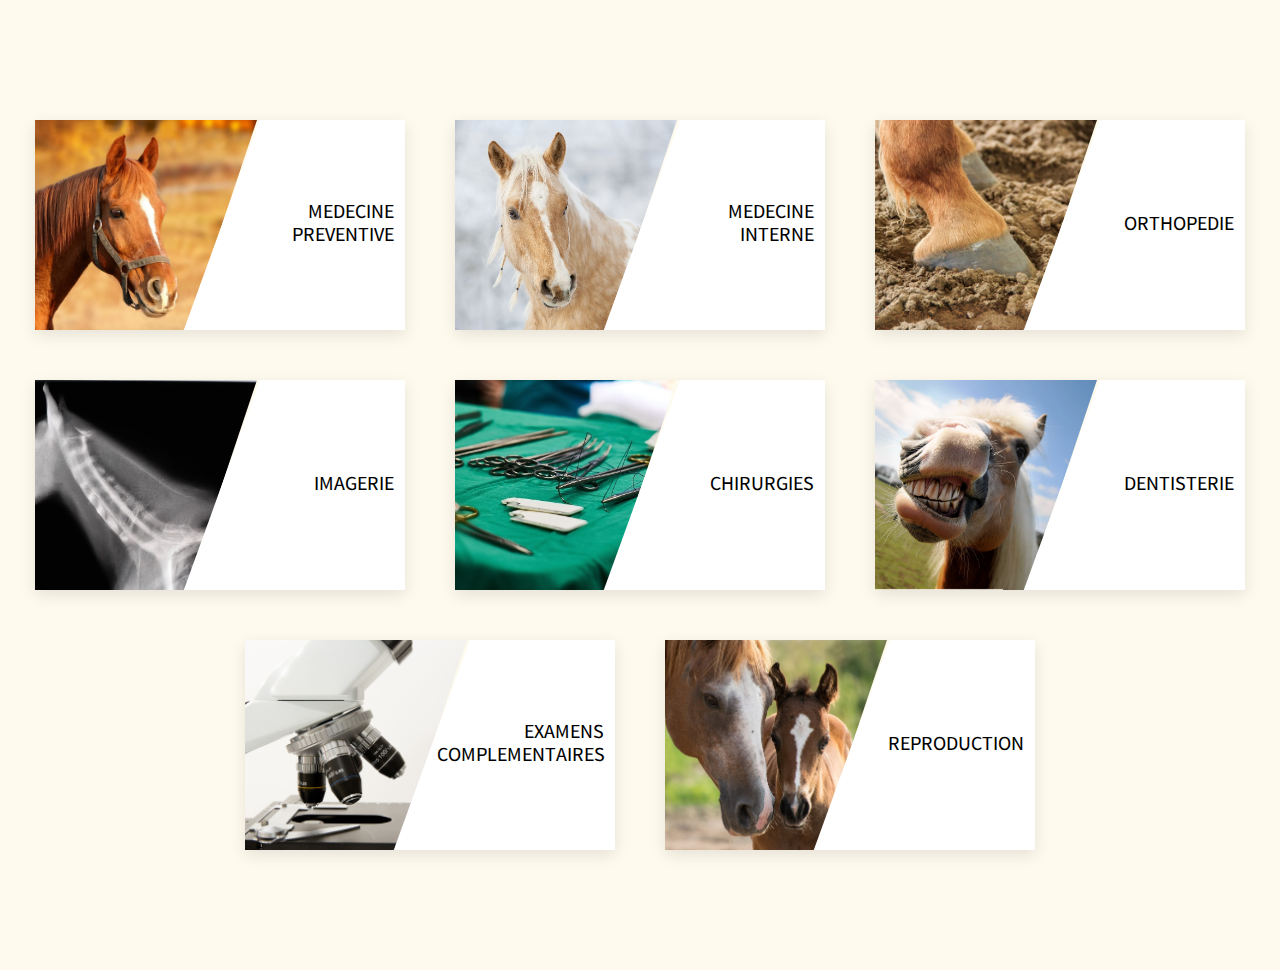
<file: index.html>
<!DOCTYPE html>
<html lang="en">
<head>
    <meta charset="UTF-8">
    <meta name="viewport" content="width=device-width, initial-scale=1.0">
    <link rel="stylesheet" type="text/css" href="test.css">
    <title>test</title>
    <style>
        @import url('https://fonts.googleapis.com/css2?family=Cabin:wght@400;500;600;700&family=Carme&family=Poiret+One&family=Varta:wght@300;400;500&display=swap');
    </style>
</head>
<body>
    <div class="container">

        <div class="test card">
            <div class="imgTest" id="img1"></div>
            <div class="background"></div>
            <h1>MEDECINE PREVENTIVE</h1>
            <div class="contentBx">
                <h2>MEDECINE PREVENTIVE</h2>
                <span id="divider"></span>
                <div class="cat">
                    <p>Vaccination</p>
                    <p>Vermifugation raisonnée</p>
                    <p>Coproscopie</p>
                    <p>Identifications</p>
                </div>
            </div>
        </div>

        <div class="test card">
            <div class="imgTest" id="img2"></div>
            <div class="background"></div>
            <h1 id="break">MEDECINE INTERNE</h1>
            <div class="contentBx">
                <h2>MEDECINE INTERNE</h2>
                <span id="divider"></span>
                <div class="cat catPerso">
                    <p>Gastro-entérologie </p>
                    <p>Ophtalmologie </p>
                    <p>Affections respiratoires </p>
                    <p>Neurologie </p>
                    <p>Néonatalogie</p>
                    <p>Dermatologie </p>
                    <p>Myopathies</p>
                    <p>Affections uro-génitales </p>
                </div>
            </div>
        </div>

        <div class="test card">
            <div class="imgTest" id="img3"></div>
            <div class="background"></div>
            <h1>ORTHOPEDIE</h1>
            <div class="contentBx">
                <h2>ORTHOPEDIE</h2>
                <span id="divider"></span>
                <div class="cat">
                    <p>Examens de boiterie</p>
                    <p>Visite d'achat</p>
                    <p>Abcès de pied</p>
                    <p>Fourbure</p>
                </div>
            </div>
        </div>

        <div class="test card">
            <div class="imgTest" id="img4"></div>
            <div class="background"></div>
            <h1>IMAGERIE</h1>
            <div class="contentBx">
                <h2>IMAGERIE</h2>
                <h4>Service à venir</h4>
                <span id="divider"></span>
                <div class="cat">
                    <p>Echographie</p>
                    <p>Radiographie</p>
                    <p>Gastroscopie</p>
                    <p>Endoscopie</p>
                </div>
            </div>
        </div>

        <div class="test card">
            <div class="imgTest" id="img5"></div>
            <div class="background"></div>
            <h1>CHIRURGIES</h1>
            <div class="contentBx">
                <h2>CHIRURGIES</h2>
                <span id="divider"></span>
                <div class="cat">
                    <p>Exérèse de masses</p>
                    <p>Vulvoplastie</p>
                    <p>Castration</p>
                    <p>Plaie</p>
                </div>
            </div>
        </div>

        <div class="test card">
            <div class="imgTest" id="img6"></div>
            <div class="background"></div>
            <h1>DENTISTERIE</h1>
            <div class="contentBx">
                <h2>DENTISTERIE</h2>
                <span id="divider"></span>
                <div class="cat catPerso2">
                    <p>Soins dentaires annuels</p>
                    <p>Extraction dents de loup</p>
                    <p>Médecine dentaire avancée <span>(Docteur Bodeus)</span></p>
                </div>
            </div>
        </div>

        <div class="test card">
            <div class="imgTest" id="img7"></div>
            <div class="background"></div>
            <h1>EXAMENS COMPLEMENTAIRES</h1>
            <div class="contentBx">
                <h2>EXAMENS COMPLEMENTAIRES</h2>
                <h4>Labforvet</h4>
                <span id="divider"></span>
                <div class="cat">
                    <p>Hématologie</p>
                    <p>Bilans de forme</p>
                    <p>Biopisies abdominales, musculaires, cutanées, ...</p>
                </div>
            </div>
        </div>

        <div class="test card">
            <div class="imgTest" id="img8"></div>
            <div class="background"></div>
            <h1>REPRODUCTION</h1>
            <div class="contentBx">
                <h2>REPRODUCTION</h2>
                <h4>Centre de reproduction Embryolux</h4>
                <span id="divider"></span>
                <div class="cat">
                    <p>Suivi de cycles Insémination en frais / réfrigéré / congelé</p>
                    <p>Transfert d'embryon</p>
                    <p>Icsi</p>
                    <p>Poulinage</p>
                </div>
            </div>
        </div>
        

    </div>
</body>
</html>
</file>
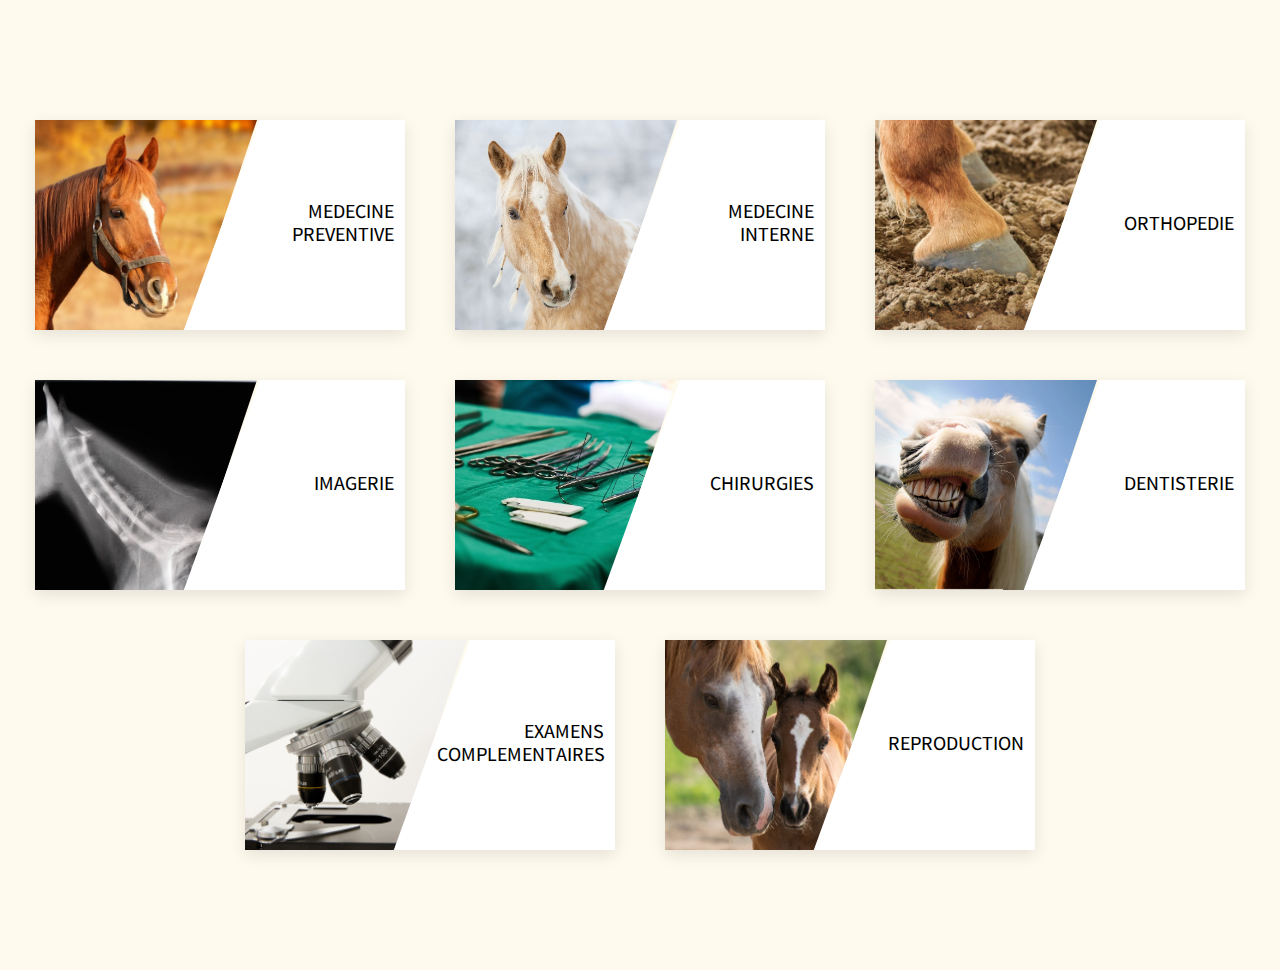
<file: test.html>
<!DOCTYPE html>
<html lang="en">
<head>
    <meta charset="UTF-8">
    <meta name="viewport" content="width=device-width, initial-scale=1.0">
    <link rel="stylesheet" type="text/css" href="test.css">
    <title>test</title>
    <style>
        @import url('https://fonts.googleapis.com/css2?family=Cabin:wght@400;500;600;700&family=Carme&family=Poiret+One&family=Varta:wght@300;400;500&display=swap');
    </style>
</head>
<body>
    <div class="container">

        <div class="test card">
            <div class="imgTest" id="img1"></div>
            <div class="background"></div>
            <h1>MEDECINE PREVENTIVE</h1>
            <div class="contentBx">
                <h2>MEDECINE PREVENTIVE</h2>
                <span id="divider"></span>
                <div class="cat">
                    <p>Vaccination</p>
                    <p>Vermifugation raisonnée</p>
                    <p>Coproscopie</p>
                    <p>Identifications</p>
                </div>
            </div>
        </div>

        <div class="test card">
            <div class="imgTest" id="img2"></div>
            <div class="background"></div>
            <h1 id="break">MEDECINE INTERNE</h1>
            <div class="contentBx">
                <h2>MEDECINE INTERNE</h2>
                <span id="divider"></span>
                <div class="cat catPerso">
                    <p>Gastro-entérologie </p>
                    <p>Ophtalmologie </p>
                    <p>Affections respiratoires </p>
                    <p>Neurologie </p>
                    <p>Néonatalogie</p>
                    <p>Dermatologie </p>
                    <p>Myopathies</p>
                    <p>Affections uro-génitales </p>
                </div>
            </div>
        </div>

        <div class="test card">
            <div class="imgTest" id="img3"></div>
            <div class="background"></div>
            <h1>ORTHOPEDIE</h1>
            <div class="contentBx">
                <h2>ORTHOPEDIE</h2>
                <span id="divider"></span>
                <div class="cat">
                    <p>Examens de boiterie</p>
                    <p>Visite d'achat</p>
                    <p>Abcès de pied</p>
                    <p>Fourbure</p>
                </div>
            </div>
        </div>

        <div class="test card">
            <div class="imgTest" id="img4"></div>
            <div class="background"></div>
            <h1>IMAGERIE</h1>
            <div class="contentBx">
                <h2>IMAGERIE</h2>
                <h4>Service à venir</h4>
                <span id="divider"></span>
                <div class="cat">
                    <p>Echographie</p>
                    <p>Radiographie</p>
                    <p>Gastroscopie</p>
                    <p>Endoscopie</p>
                </div>
            </div>
        </div>

        <div class="test card">
            <div class="imgTest" id="img5"></div>
            <div class="background"></div>
            <h1>CHIRURGIES</h1>
            <div class="contentBx">
                <h2>CHIRURGIES</h2>
                <span id="divider"></span>
                <div class="cat">
                    <p>Exérèse de masses</p>
                    <p>Vulvoplastie</p>
                    <p>Castration</p>
                    <p>Plaie</p>
                </div>
            </div>
        </div>

        <div class="test card">
            <div class="imgTest" id="img6"></div>
            <div class="background"></div>
            <h1>DENTISTERIE</h1>
            <div class="contentBx">
                <h2>DENTISTERIE</h2>
                <span id="divider"></span>
                <div class="cat catPerso2">
                    <p>Soins dentaires annuels</p>
                    <p>Extraction dents de loup</p>
                    <p>Médecine dentaire avancée <span>(Docteur Bodeus)</span></p>
                </div>
            </div>
        </div>

        <div class="test card">
            <div class="imgTest" id="img7"></div>
            <div class="background"></div>
            <h1>EXAMENS COMPLEMENTAIRES</h1>
            <div class="contentBx">
                <h2>EXAMENS COMPLEMENTAIRES</h2>
                <h4>Labforvet</h4>
                <span id="divider"></span>
                <div class="cat">
                    <p>Hématologie</p>
                    <p>Bilans de forme</p>
                    <p>Biopisies abdominales, musculaires, cutanées, ...</p>
                </div>
            </div>
        </div>

        <div class="test card">
            <div class="imgTest" id="img8"></div>
            <div class="background"></div>
            <h1>REPRODUCTION</h1>
            <div class="contentBx">
                <h2>REPRODUCTION</h2>
                <h4>Centre de reproduction Embryolux</h4>
                <span id="divider"></span>
                <div class="cat">
                    <p>Suivi de cycles Insémination en frais / réfrigéré / congelé</p>
                    <p>Transfert d'embryon</p>
                    <p>Icsi</p>
                    <p>Poulinage</p>
                </div>
            </div>
        </div>
        

    </div>
</body>
</html>
</file>
<file: test.css>
*{
    padding: 0;
    margin: 0;
}

body{
    background-color: #fffaee;
    display: flex;
    justify-content: center;
    align-items: center;
    padding-top: 100px;
    padding-bottom: 100px;

}

.container{
    position: relative;
    display: flex;
    flex-wrap: wrap;
    justify-content: center;
    gap: 50px;
    padding: 20px;
}

.container .card{
    position: relative;
    display: flex;
    justify-content: center;
    align-items: center;
    width: 370px;
    height: 210px;
    box-shadow: 0px 5px 15px rgba(0, 0, 0,0.1);
    overflow: hidden;
}

.imgBx{
    position: absolute;
    left: 0;
    display: flex;
    justify-content: center;
    align-items: center;
    width: 100%;
    height: 100%;
    z-index: 1;
    background-color: white;
    transition: 1.1s ease-in-out;
}


.contentBx{
    position: absolute;
    padding-left: 10%;
    left: 0;
    display: flex;
    flex-direction: column;
    justify-content: center;
    width: 80%;
    padding-right: 10%;
    height: 100%;
}

.card img{
    position: absolute;
    left: 30%;
    z-index: 2;
    width: 40%;
    height: fit-content;
    border-radius: 50%;
    opacity: 0.4;
    transition: 1s ease 0.3s;
    filter: drop-shadow(0px 2px 3px rgba(0,0,0,0.2))
}

.card h1{
    z-index: 3;
    font-size: 24px;
    font-weight: 500;
    line-height: 20px;
    font-family: 'Varta';
    opacity: 1;
    transition: 1s ease 0.8s;
}

.container .card:hover .imgBx{
    width: 0px;
}

.container .card:hover .contentBx h2{
    opacity: 1;
    transform: translateX(0);
    transition-delay: 0.8s;
}
.container .card:hover .contentBx h4{
    opacity: 1;
    transform: translateX(0);
    transition-delay: 0.9s;
}
.container .card:hover .contentBx .cat p{
    opacity: 1;
    transform: translateX(0);
}
.container .card:hover .contentBx .cat p:nth-child(1){
    transition-delay: 1s;
}
.container .card:hover .contentBx .cat p:nth-child(2){
    transition-delay: 1.1s;
}
.container .card:hover .contentBx .cat p:nth-child(3){
    transition-delay: 1.2s;
}
.container .card:hover .contentBx .cat p:nth-child(4){
    transition-delay: 1.3s;
}
.container .card:hover .contentBx .cat p:nth-child(5){
    transition-delay: 1.4s;
}
.container .card:hover .contentBx .cat p:nth-child(6){
    transition-delay: 1.5s;
}
.container .card:hover .contentBx .cat p:nth-child(7){
    transition-delay: 1.6s;
}
.container .card:hover .contentBx .cat p:nth-child(8){
    transition-delay: 1.7s;
}


.container .card:hover .contentBx #divider{
    width: 50%;
    margin-left: 0;
    transition-delay: 1s;
}


.container .card:hover h1{
    opacity: 0;
    transition: 0.3s ease;
}

.cat{
    padding-top: 20px;
    display: flex;
    flex-wrap: wrap;
    gap: 10px;
}

.catPerso{
    padding-top: 13px;
}

.catPerso2{
    padding-top: 19px;
}

.contentBx h2{
    font-size: 20px;
    font-weight: 500;
    line-height: 20px;
    font-family: 'Varta';
    opacity: 0;
    transform: translateX(50px);
    transition: 0.5s ease;
}

.contentBx p{
    font-size: 15px;
    font-weight: 400;
    line-height: 20px;
    font-family: 'Varta';
    background-color: rgba(204,123,52,0.3);
    padding: 4px 6px;
    border-radius: 5px;
    opacity: 0;
    transform: translateX(50px);
    transition: 0.5s ease;
}

.contentBx h4{
    font-family: 'Varta';
    font-size: 15px;
    font-style: italic;
    font-weight: 200;
    opacity: 0;
    transform: translateX(50px);
    transition: 0.5s ease;
}

.contentBx #divider{
    width: 0%;
    height: 2px;
    margin-top: 5px;
    background: rgb(85,100,123);
    background: linear-gradient(90deg, rgba(85,100,123,1) 0%, rgba(204,123,52,1) 100%);
    margin-left: 50%;
    transition: 0.4s ease;
}



.imgTest{
    position: absolute;
    clip-path: polygon(0 0, 60% 0, 41% 100%, 0% 100%);
    width: 100%;
    height: 100%;
    opacity: 1;
    transition: 1s ease;
}

.background{
    width: 60%;
    height: 102%;
    position: absolute;
    right: 0;
    background-color: white;
    clip-path: polygon(35% 0, 100% 0%, 100% 100%, 0% 100%);
    transition: 1s ease 0.25s;
}


.card:hover .background{
    clip-path: polygon(0% 0, 100% 0%, 100% 100%, 0% 100%);
    width: 102%;
    transition: 1s ease 0s;
}

#img1{
    background: url('images/service1.png');
    background-size: contain;
    background-position-x: -45%;
}
#img2{
    background: url('images/service2.jpg');
    background-size: contain;
    background-position-x: -45%;
}
#img3{
    background: url('images/sabot.png');
    background-size: cover;
    background-position-x: -55px;
}
#img4{
    background: url('images/scanner.jpg');
    background-size: contain;
    background-position-x: -30px;
}
#img5{
    background: url('images/chir.jpg');
    background-size: contain;
}
#img6{
    background: url('images/dent.png');
    background-size: contain;
    background-position-x: -35%;
}
#img7{
    background: url('images/exam.jpg');
    background-size: contain;
    background-position-x: -50%;
}
#img8{
    background: url('images/reproduction.png');
    background-size: contain;
    background-position-x: -37px;
}

.test{
    overflow: hidden;
}

.test h1{
    font-size: 20px;
    position: absolute;
    right: 3%;
    width: 45%;
    text-align: end;
    line-height: 23px;
}

#break{
    width: 42%;
}

.contentTest{
    background-color: white;
    position: absolute;
    right: 0;
    width: 0%;
    height: 100%;
    transition: 1s ease;
}


@media (max-width: 1099px) {
    .container .card .contentBx{
        padding-left: 10%;
        padding-right: 10%;
        width: 80%;
    }

    .container .card:hover .imgBx{
        height: 0px;
        width: 100%;
    }

    .container .card:hover img{
        left: unset;
        opacity: 0;
    }
}

@media (max-width: 420px) {

    .container .card{
        width: -webkit-fill-available;
        height: 200px;
    }
    .container .card .contentBx{
        padding: 2% 5%;
        width: 90%;
        height: 96%;
    }
    .card h1{
        font-size: 4.8vw;
    }
    .contentBx p{
        font-size: 14px;
    }
    .cat{
        gap: 7px;
    }
}

@media (max-width: 390px)  {
    #img8{
        background: url('images/reproduction.png');
        background-size: cover;
        background-position-x: -12vw;
    }
}
@media (max-width: 370px)  {
    #img1{
        background-size: cover;
        background-position-x: -10vw;
    }
}
@media (max-width: 360px)  {
    #img2{
        background-size: contain;
        background-position-x: -9vw;
    }
    #img6{
        background: url('images/dent.png');
        background-size: cover;
        background-position-x: -7vw;
    }
    #img7{
        background: url('images/exam.jpg');
        background-size: cover;
        background-position-x: -12vw;
    }
}
@media (max-width: 330px)  {
    #img2{
        background-size: cover;
        background-position-x: -13vw;
    }
    #img4{
        background: url('images/scanner.jpg');
        background-size: cover;
        background-position-x: -30px;
    }
}
</file>
